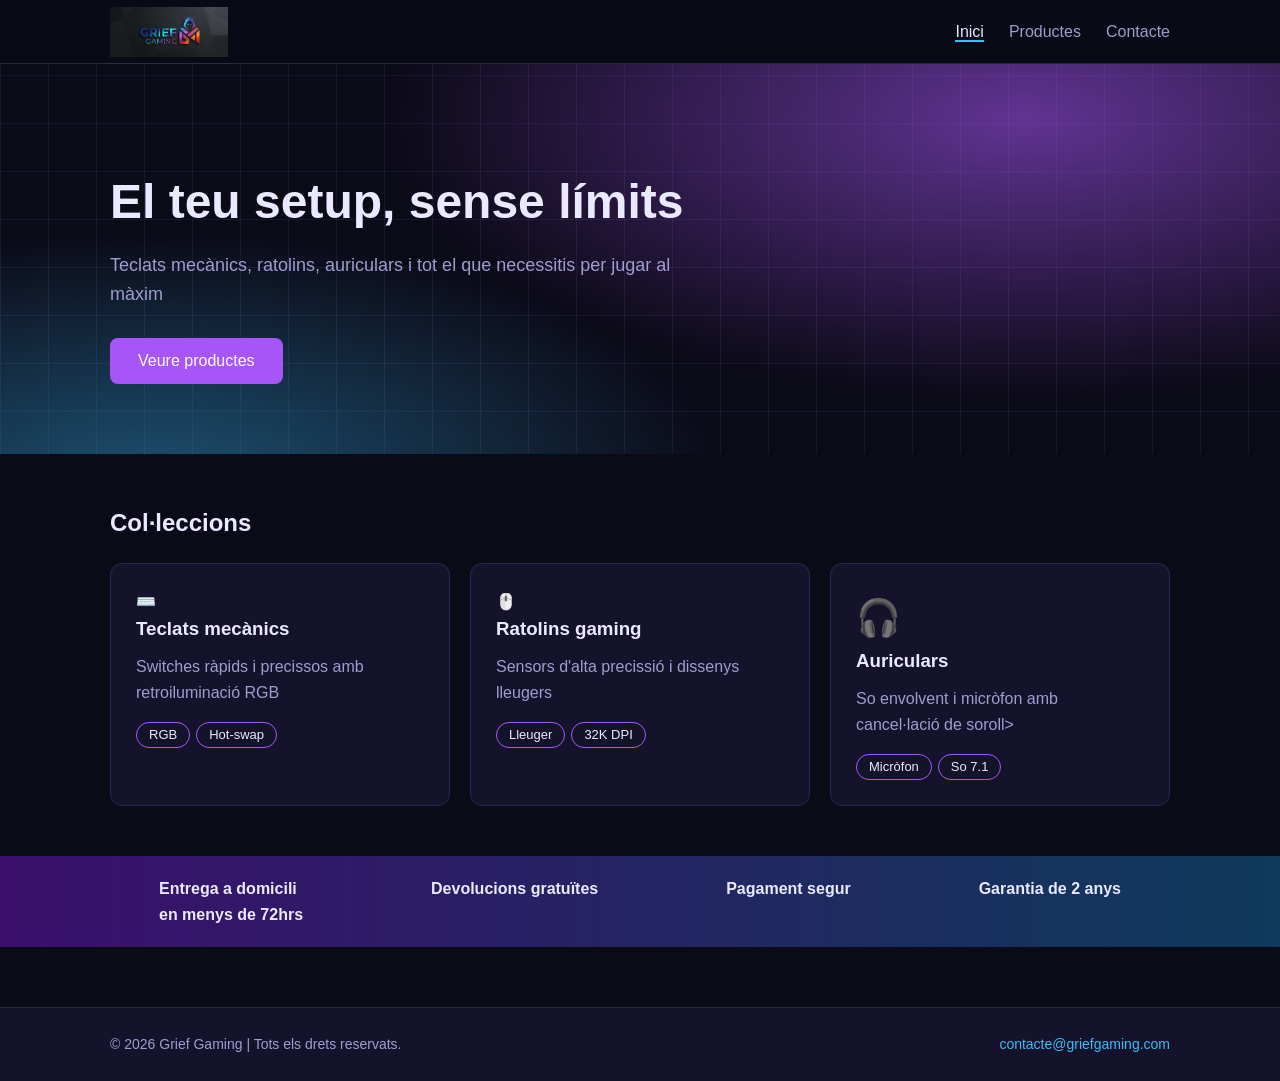
<file: index.html>
<!DOCTYPE html>
<html lang="ca">
<head>
    <link rel="stylesheet" href="global.css">
    <meta charset="UTF-8">
    <meta name="viewport" content="width=device-width, initial-scale=1.0">
    <title>Grief Gaming | Inici</title>
</head>
<body>

    <header class="menu">
        <div class="autocenter">
            <a class="logo" href="index.html"><img src="imatges/logo.png" alt="Grief Gaming"></a>
            <nav>
                <ul>
                    <li><a href="index.html" class="activo">Inici</a></li>
                    <li><a href="productes.html">Productes</a></li>
                    <li><a href="contacte.html">Contacte</a></li>
                </ul>
            </nav>
        </div>
    </header>

    <div class="hero">
        <div class="autocenter">
            <h1>El teu setup, sense límits</h1>
            <p>Teclats mecànics, ratolins, auriculars i tot el que necessitis per jugar al màxim</p>
            <button class="button">Veure productes</button>
        </div>
    </div>

    <div class="col·leccions autocenter">
        <h2>Col·leccions</h2>
        <div class="cartes">
            <div class="carta">
                <div class="icon">⌨️</div>
                    <h3>Teclats mecànics</h3>
                    <p>Switches ràpids i precissos amb retroiluminació RGB</p>
                <span class="etiqueta">RGB</span><span class="etiqueta">Hot-swap</span>
            </div>
            <div class="carta">
                <div class="icon">🖱️</div>
                    <h3>Ratolins gaming</h3>
                    <p>Sensors d'alta precissió i dissenys lleugers</p>
                <span class="etiqueta">Lleuger</span><span class="etiqueta">32K DPI</span>
            </div>
            <div class="carta">
                <div class="icono">🎧</div>
                    <h3>Auriculars</h3>
                    <p>So envolvent i micròfon amb cancel·lació de soroll></p>
                <span class="etiqueta">Micròfon</span><span class="etiqueta">So 7.1</span>
            </div>
        </div>
    </div>

    <div class="beneficis">
        <div class="autocenter">
            <span>Entrega a domicili
            <br>en menys de 72hrs</span>
            <span>Devolucions gratuïtes</span>
            <span>Pagament segur</span>
            <span>Garantia de 2 anys</span>
        </div>
    </div>

    <footer>
        <div class="autocenter">
            <span>© 2026 Grief Gaming | Tots els drets reservats.</span>
            <span><a href="mailto:mventuraa@iesesteveterradas.cat">contacte@griefgaming.com</a></span>
        </div>
    </footer>
</body>
</html>
</file>
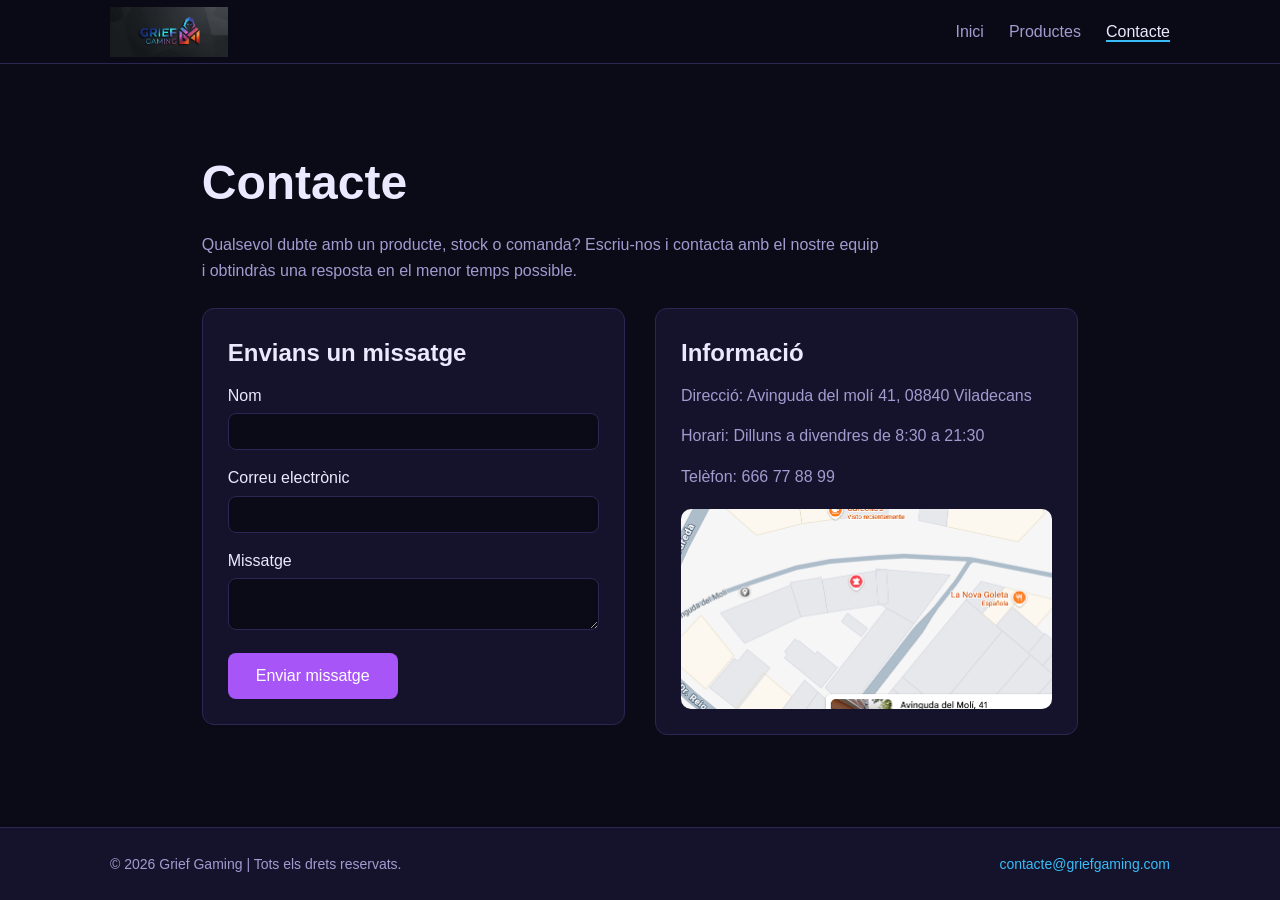
<file: contacte.html>
<!DOCTYPE html>
<html lang="en">
<head>
    <link rel="stylesheet" href="global.css">
    <meta charset="UTF-8" href="contacte.css">
    <meta name="viewport" content="width=device-width, initial-scale=1.0">
    <title>Grief Gaming | Productes</title>
</head>
<body>
    
    <header class="menu">
        <div class="autocenter">
            <a class="logo" href="index.html"><img src="imatges/logo.png" alt="Grief Gaming"></a>
            <nav>
                <ul>
                    <li><a href="index.html">Inici</a></li>
                    <li><a href="productes.html">Productes</a></li>
                    <li><a href="contacte.html" class="activo">Contacte</a></li>
                </ul>
            </nav>
        </div>
    </header>

    <div class="autocenter">
        <div class="capçalera">
            <h1>Contacte</h1>
            <p>Qualsevol dubte amb un producte, stock o comanda? Escriu-nos i contacta amb el nostre equip
            <br>i obtindràs una resposta en el menor temps possible.</p>
        </div>

        <div class="contacte">
            <div class="caixa">
                <h2>Envians un missatge</h2>
                <form>
                    <label for="nom">Nom</label>
                    <input id="nom" type="text">
                    <label for="email">Correu electrònic</label>
                    <input id="email" type="text">
                    <label for="missatge">Missatge</label>
                    <textarea id="missatge"></textarea>
                    <button class="button" type="button">Enviar missatge</button>
                </form>
            </div>

            <div class="caixa">
                <h2>Informació</h2>
                <p>Direcció: Avinguda del molí 41, 08840 Viladecans</p>
                <p>Horari: Dilluns a divendres de 8:30 a 21:30</p>
                <p>Telèfon: 666 77 88 99</p>
                <div class="mapa"></div>
            </div>
        </div>
    </div>

    <footer>
        <div class="autocenter">
            <span>© 2026 Grief Gaming | Tots els drets reservats.</span>
            <span><a href="mailto:mventuraa@iesesteveterradas.cat">contacte@griefgaming.com</a></span>
        </div>
    </footer>
</body>
</html>
</file>
<file: global.css>
/* Variables */
:root{
    --navH: 64px;
    --fondo: #0b0a17;
    --panel: #15132b;
    --borde: #2b2754;
    --texto: #ebe9ff;
    --gris: #a09cd0;
    --morado: #a855f7;
    --azul: #38bdf8;
}

/* General */
*{
    box-sizing: border-box;
}

body{
    margin: 0;
    /*padding-top: var(--navH);*/
    background: var(--fondo);
    color: var(--texto);
    font-family: Arial, sans-serif;
    line-height: 1.6;
    display: flex;
    flex-direction: column;
    min-height: 100vh;
}

h1, h2, h3{ margin: 0 0 10px; }
h1 { font-size: 48px; }
p { color: var(--gris); margin: 0 0 15px; }
a { color: var(--azul); text-decoration: none; }

/* container per centrar */
.autocenter{
    max-width: 1100px;
    margin: auto;
    padding: 0 20px;
}

.menu{
    position: sticky;
    top: 0%;
    width: 100%;
    height: var(--navH);
    background: rgba(11, 10, 23, 0.9);
    border-bottom: 1px solid var(--borde);
    z-index: 10;
}

.menu .autocenter{
    height: 100%;
    display: flex;
    justify-content: space-between;
    align-items: center;
}

.menu img{
    height: 50px;
    display: block;
}

.logo { font-weight: bold; color: var(---texto) }
.menu ul{ display: flex; gap: 25px; list-style: none; margin: 0; padding: 0; }
.menu ul a { color: var(--gris); }
.menu ul a:hover, .menu ul a.activo { color: var(--texto); border-bottom: 2px solid var(--azul); }

.button{
    background: var(--morado);
    color: white;
    border: none;
    padding: 14px 28px;
    font-size: 16px;
    border-radius: 8px;
    cursor: pointer;
}

.button:hover { background: var(--azul); }

.hero{
    background-image: url(imatges/hero.svg);
    background-size: cover;
    background-position: center;
    padding: 100px 0 70px;
}

.hero p{ font-size: 18px; max-width: 600px; margin-bottom: 30px; }

.etiqueta{
    display: inline-block;
    border: 1px solid var(--morado);
    border-radius: 20px;
    padding: 2px 12px;
    font-size: 13px;
    margin-right: 6px;
}

.col·leccions{ padding-top: 50px; }
.cartes{ display: grid; grid-template-columns: 1fr 1fr 1fr; gap: 20px; margin-top: 20px; }
.carta{ background: var(--panel); border: 1px solid var(--borde); border-radius: 12px; padding: 25px; }
.carta .icono { font-size: 36px; }

.beneficis{
    background-image: url(imatges/beneficis.svg);
    background-size: cover;
    margin-top: 50px;
}

.beneficis .autocenter{
    display: flex;
    flex-wrap: wrap;
    justify-content: space-around;
    gap: 20px;
    padding: 20px 15px;
    font-weight: bold;
}

/* Peus de pàgina */
footer{
    margin-top: 60px;
    padding: 25px 0;
    background: var(--panel);
    border-top: 1px solid var(--borde);
    color: var(--gris);
    font-size: 14px;
}

footer .autocenter{ display: flex; flex-wrap: wrap; justify-content: space-between; gap: 10px; }

/* PRODUCTES */
.capçalera{ padding: 50px 0 10px; }

.filtres { display: flex; flex-wrap: wrap; gap: 10px; margin: 15px 0 30px; }
.filtres span { border: 1px solid var(--borde); border-radius: 20px; padding: 6px 18px; color: var(--gris); }

.llista{ display: flex; flex-wrap: wrap; gap: 20px }
.producte{
    flex: 1 1 260px;
    background: var(--panel);
    border: 1px solid var(--borde);
    border-radius: 12px;
    overflow: hidden;
}

.producte img { width: 100%; display: block; }
.producte .info { padding: 15px 20px 20px; }
.preu { color: var(--azul); font-size: 20px; font-weight: bold;}

/* CONTACTE */
.contacte { display: grid;grid-template-columns: 1fr 1fr; gap: 30px; align-items: start; }
.caixa { background: var(--panel); border: 1px solid var(--borde); border-radius: 12px; padding: 25px;}

label { display: block; margin-bottom: 5px; }
input, textarea {
    width: 100%;
    margin-bottom: 15px;
    padding: 10px;
    background: var(--fondo);
    color: var(--texto);
    border: 1px solid var(--borde);
    border-radius: 8px;
    font-family: Arial, sans-serif;
}

.mapa{
    height: 200px;
    margin-top: 20px;
    border-radius: 10px;
    background-image: url(imatges/carrer.png);
    background-size: cover;
    background-position: center;
}

/* MÒBIL */
@media (max-width: 768px) {
    h1 ´{ font-size: 34px; }
    .menu ul { font-size: 34px;}
    .logo { gap: 15px; font-size: 14px; }
    .logo img { height: 30px; }
    .hero { padding: 60px 0 40px; }
    .cartes { grid-template-columns: 1fr; }
}
</file>
